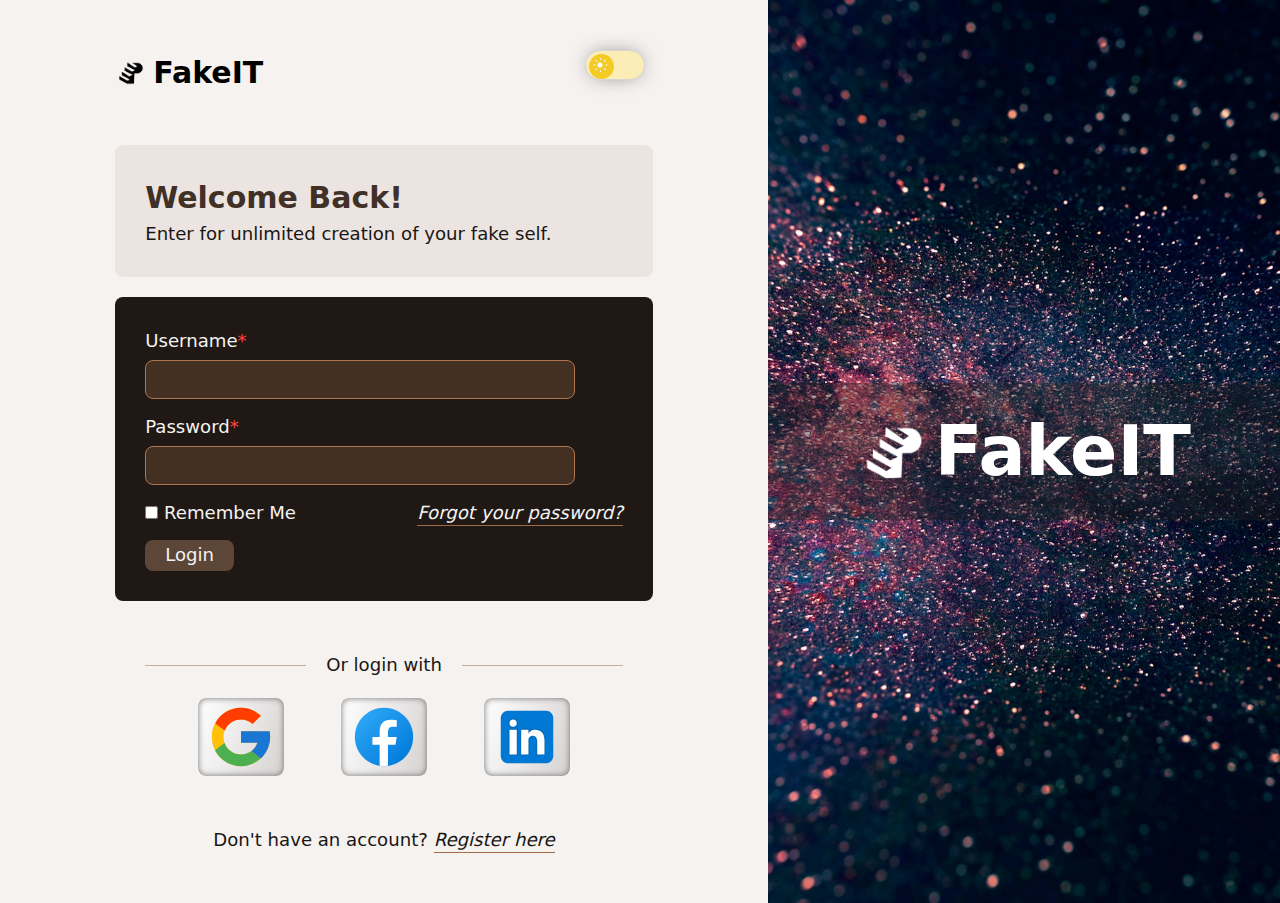
<file: index.html>
<!DOCTYPE html>
<html lang="en" class="light">

<head>
    <meta charset="UTF-8">
    <meta name="viewport" content="width=device-width, initial-scale=1.0">
    <link rel="stylesheet" href="./css/modern-normalize.css">
    <link rel="stylesheet" href="./css/custom-reset.css">
    <link rel="stylesheet" href="./css/var.css">
    <link rel="stylesheet" href="./css/universal.css">
    <link rel="stylesheet" href="./css/brightness-toggle.css">
    <link rel="stylesheet" href="./css/login-page.css">
    <title>Login Page</title> 
</head>

<body>
    <div id="login-background" class="background">
        <div class="tag">
            <img class="brand-img" src="./images/logos/logo-white.png" alt="Black Logo" >
            <div class="brand-title">FakeIT</div>
        </div>
    </div>
    <div id="login-ui" class="body-content">
        <header id="nav-header" class="section-block">
            <div class="logo">
                <div class="img-container">
                    <img src="./images/logos/logo-black.png" class="black-logo" alt="Black Logo">
                    <img src="./images/logos/logo-white.png" class="white-logo" alt="White Logo">
                </div>
                
                <div class="brand-title">FakeIT</div>
            </div>
            
            <div class="theme__toggle-wrap">
                <input id="dark-light-toggle" class="theme__toggle" type="checkbox" role="switch" name="darkOrLight">
                
                <span class="theme__icon">
                    <span class="theme__icon-part"></span>
                    <span class="theme__icon-part"></span>
                    <span class="theme__icon-part"></span>
                    <span class="theme__icon-part"></span>
                    <span class="theme__icon-part"></span>
                    <span class="theme__icon-part"></span>
                    <span class="theme__icon-part"></span>
                    <span class="theme__icon-part"></span>
                    <span class="theme__icon-part"></span>
                </span>
            </div>
        </header>

        <section id="hero" class="section-block">
            <h1>Welcome Back!</h1>
            <p>Enter for unlimited creation of your fake self.</p>
        </section>
        
        <form id="login-form" action="./login-successful.html" method="get" class="section-block">
            <div class="form-row">
                <label for="username" class="input-text-label">Username<span class="aria-required">*</span></label>
                <input type="text" name="username" id="username" required>
            </div>

            <div class="form-row">
                <label for="pwd" class="input-text-label">Password<span class="aria-required">*</span></label>
                <input type="password" name="pwd" id="pwd" required>
            </div>

            <div class="form-row columnar">
                <div class="left-col">
                    <input type="checkbox" name="remember-me" id="remember-me">
                    <label for="remember-me">Remember Me</label>
                </div>
                
                <div class="right-col right-align">
                    <a href="./forgot-password.html" class="link">Forgot your password?</a>
                </div>
            </div>

            <div class="form-row button-submit">
                <button type="submit" class="primary-button">Login</button>
            </div>
        </form>

        <section id="alternative-login" class="section-block">
            <div class="section-row">
                <span class="long-straight"></span> 
                <span id="alternative-login-text">Or login with</span>
            </div>

            <form method="get" action="./oauth2.html" id="social-login" class="section-row">
                <button type="submit" id="login-google" class="social-button">
                    <img src="./images/social/google-logo.svg" alt="Google">
                </button>
                <button type="submit" id="login-facebook" class="social-button">
                    <img src="./images/social/facebook-logo.svg" alt="Google">
                </button>
                <button type="submit" id="login-linkedin" class="social-button">
                    <img src="./images/social/linkedin-logo.svg" alt="Google">
                </button>
            </form>
        </section>

        <section id="sign-up" class="section-block">
            <p>Don't have an account? <a href="./signup.html" class="link">Register here</a></p>
        </section>
    </div>

    <script src="./js/toggle-brightness.js"></script>
</body>

</html>
</file>
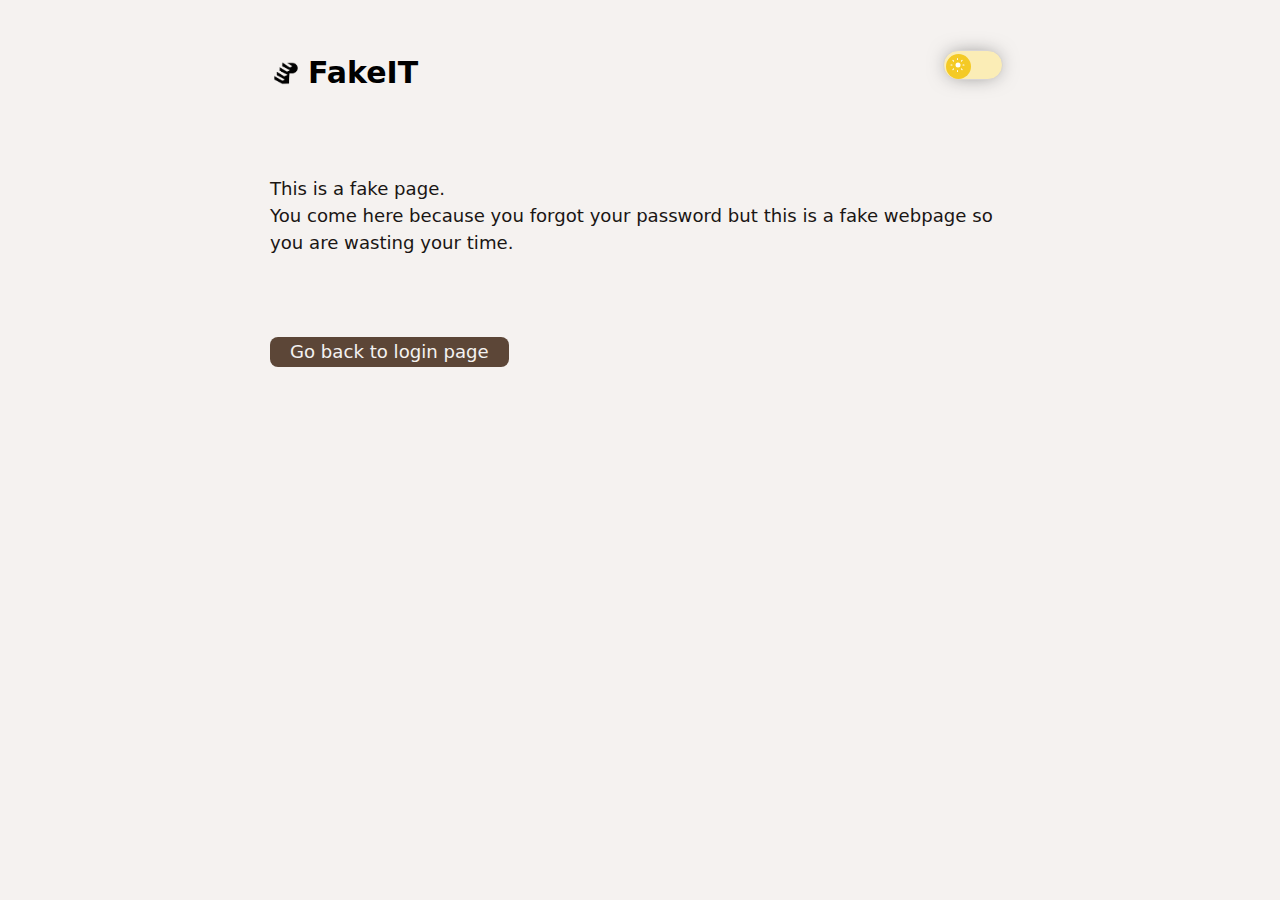
<file: forgot-password.html>
<!DOCTYPE html>
<html lang="en" class="light">
<head>
    <meta charset="UTF-8">
    <meta name="viewport" content="width=device-width, initial-scale=1.0">
    <link rel="stylesheet" href="./css/modern-normalize.css">
    <link rel="stylesheet" href="./css/custom-reset.css">
    <link rel="stylesheet" href="./css/var.css">
    <link rel="stylesheet" href="./css/universal.css">
    <link rel="stylesheet" href="./css/brightness-toggle.css">
    <title>Successful Login</title>
</head>
<body>
    <div class="body-content">
        <header id="nav-header" class="section-block">
            <div class="logo">
                <div class="img-container">
                    <img src="./images/logos/logo-black.png" class="black-logo" alt="Black Logo">
                    <img src="./images/logos/logo-white.png" class="white-logo" alt="White Logo">
                </div>
                
                <div class="brand-title">FakeIT</div>
            </div>
            
            <div class="theme__toggle-wrap">
                <input id="dark-light-toggle" class="theme__toggle" type="checkbox" role="switch" name="darkOrLight">
                
                <span class="theme__icon">
                    <span class="theme__icon-part"></span>
                    <span class="theme__icon-part"></span>
                    <span class="theme__icon-part"></span>
                    <span class="theme__icon-part"></span>
                    <span class="theme__icon-part"></span>
                    <span class="theme__icon-part"></span>
                    <span class="theme__icon-part"></span>
                    <span class="theme__icon-part"></span>
                    <span class="theme__icon-part"></span>
                </span>
            </div>
        </header>

        <section class="section-block">
            <p>This is a fake page.</p>
            <p>You come here because you forgot your password but this is a fake webpage so you are wasting your time.</p>
        </section>
        

        <form action="./index.html" method="get" class="section-block">
            <button type="submit" class="primary-button">Go back to login page</button>
        </form>
    </div>
    
    <script src="./js/toggle-brightness.js"></script>
</body>
</html>
</file>
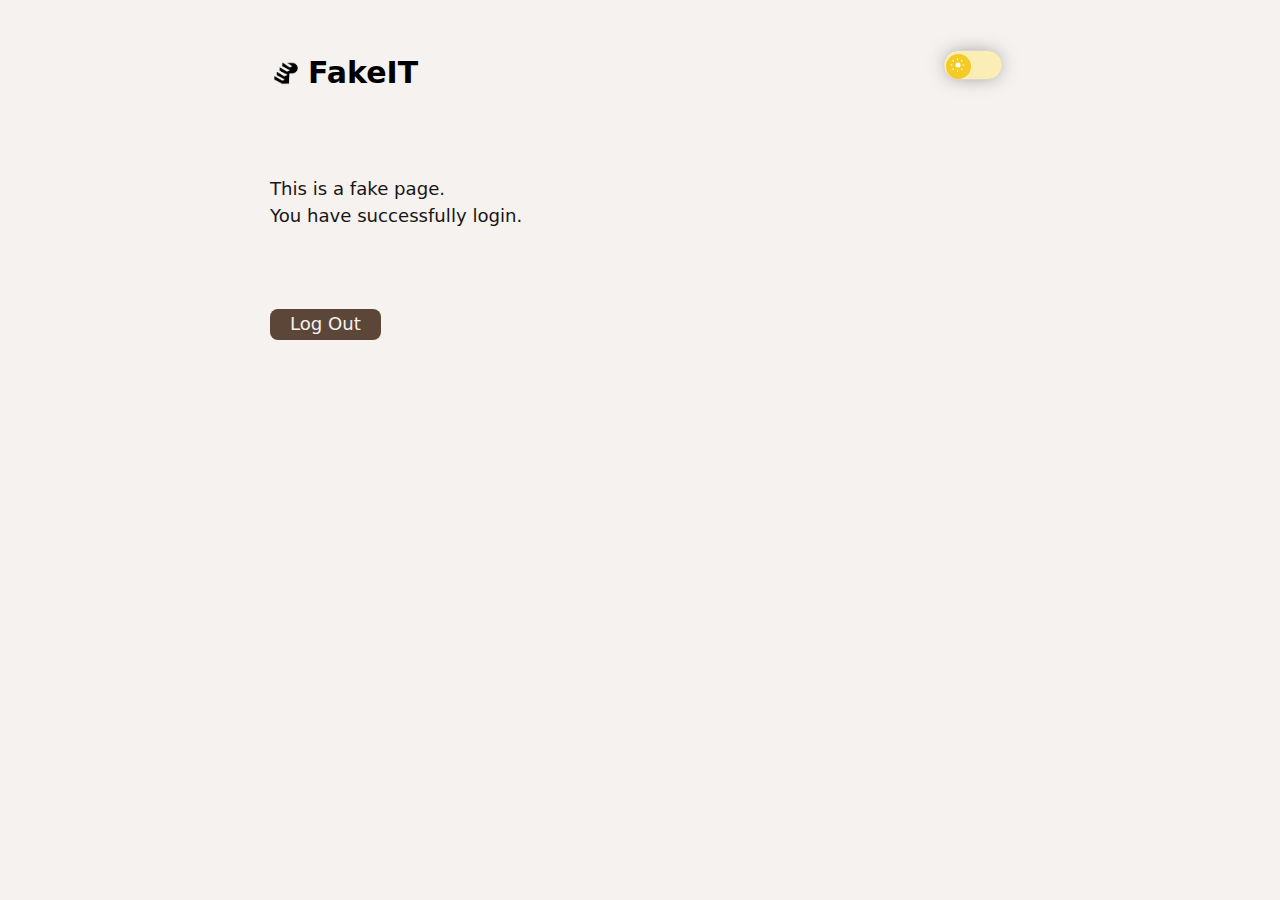
<file: login-successful.html>
<!DOCTYPE html>
<html lang="en" class="light">
<head>
    <meta charset="UTF-8">
    <meta name="viewport" content="width=device-width, initial-scale=1.0">
    <link rel="stylesheet" href="./css/modern-normalize.css">
    <link rel="stylesheet" href="./css/custom-reset.css">
    <link rel="stylesheet" href="./css/var.css">
    <link rel="stylesheet" href="./css/universal.css">
    <link rel="stylesheet" href="./css/brightness-toggle.css">
    <title>Successful Login</title>
</head>
<body>
    <div class="body-content">
        <header id="nav-header" class="section-block">
            <div class="logo">
                <div class="img-container">
                    <img src="./images/logos/logo-black.png" class="black-logo" alt="Black Logo">
                    <img src="./images/logos/logo-white.png" class="white-logo" alt="White Logo">
                </div>
                
                <div class="brand-title">FakeIT</div>
            </div>
            
            <div class="theme__toggle-wrap">
                <input id="dark-light-toggle" class="theme__toggle" type="checkbox" role="switch" name="darkOrLight">
                
                <span class="theme__icon">
                    <span class="theme__icon-part"></span>
                    <span class="theme__icon-part"></span>
                    <span class="theme__icon-part"></span>
                    <span class="theme__icon-part"></span>
                    <span class="theme__icon-part"></span>
                    <span class="theme__icon-part"></span>
                    <span class="theme__icon-part"></span>
                    <span class="theme__icon-part"></span>
                    <span class="theme__icon-part"></span>
                </span>
            </div>
        </header>

        <section class="section-block">
            <p>This is a fake page.</p>
            <p>You have successfully login.</p>
        </section>
        

        <form action="./index.html" method="get" class="section-block">
            <button type="submit" class="primary-button">Log Out</button>
        </form>
    </div>
    
    <script src="./js/toggle-brightness.js"></script>
</body>
</html>
</file>
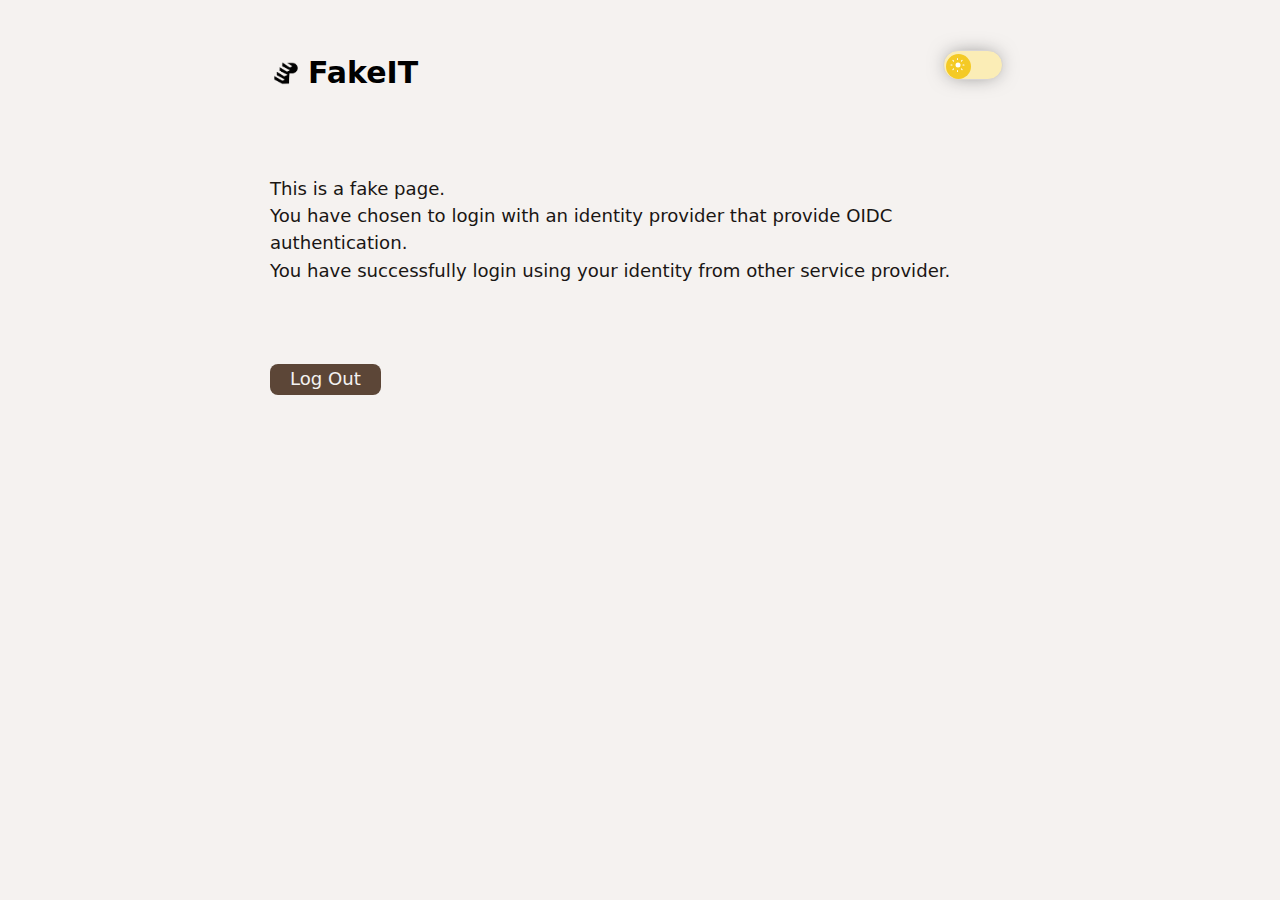
<file: oauth2.html>
<!DOCTYPE html>
<html lang="en" class="light">
<head>
    <meta charset="UTF-8">
    <meta name="viewport" content="width=device-width, initial-scale=1.0">
    <link rel="stylesheet" href="./css/modern-normalize.css">
    <link rel="stylesheet" href="./css/custom-reset.css">
    <link rel="stylesheet" href="./css/var.css">
    <link rel="stylesheet" href="./css/universal.css">
    <link rel="stylesheet" href="./css/brightness-toggle.css">
    <title>Successful Login</title>
</head>
<body>
    <div class="body-content">
        <header id="nav-header" class="section-block">
            <div class="logo">
                <div class="img-container">
                    <img src="./images/logos/logo-black.png" class="black-logo" alt="Black Logo">
                    <img src="./images/logos/logo-white.png" class="white-logo" alt="White Logo">
                </div>
                
                <div class="brand-title">FakeIT</div>
            </div>
            
            <div class="theme__toggle-wrap">
                <input id="dark-light-toggle" class="theme__toggle" type="checkbox" role="switch" name="darkOrLight">
                
                <span class="theme__icon">
                    <span class="theme__icon-part"></span>
                    <span class="theme__icon-part"></span>
                    <span class="theme__icon-part"></span>
                    <span class="theme__icon-part"></span>
                    <span class="theme__icon-part"></span>
                    <span class="theme__icon-part"></span>
                    <span class="theme__icon-part"></span>
                    <span class="theme__icon-part"></span>
                    <span class="theme__icon-part"></span>
                </span>
            </div>
        </header>

        <section class="section-block">
            <p>This is a fake page.</p>
            <p>You have chosen to login with an identity provider that provide OIDC authentication.</p>
            <p>You have successfully login using your identity from other service provider.</p>
        </section>
        

        <form action="./index.html" method="get" class="section-block">
            <button type="submit" class="primary-button">Log Out</button>
        </form>
    </div>
    
    <script src="./js/toggle-brightness.js"></script>
</body>
</html>
</file>
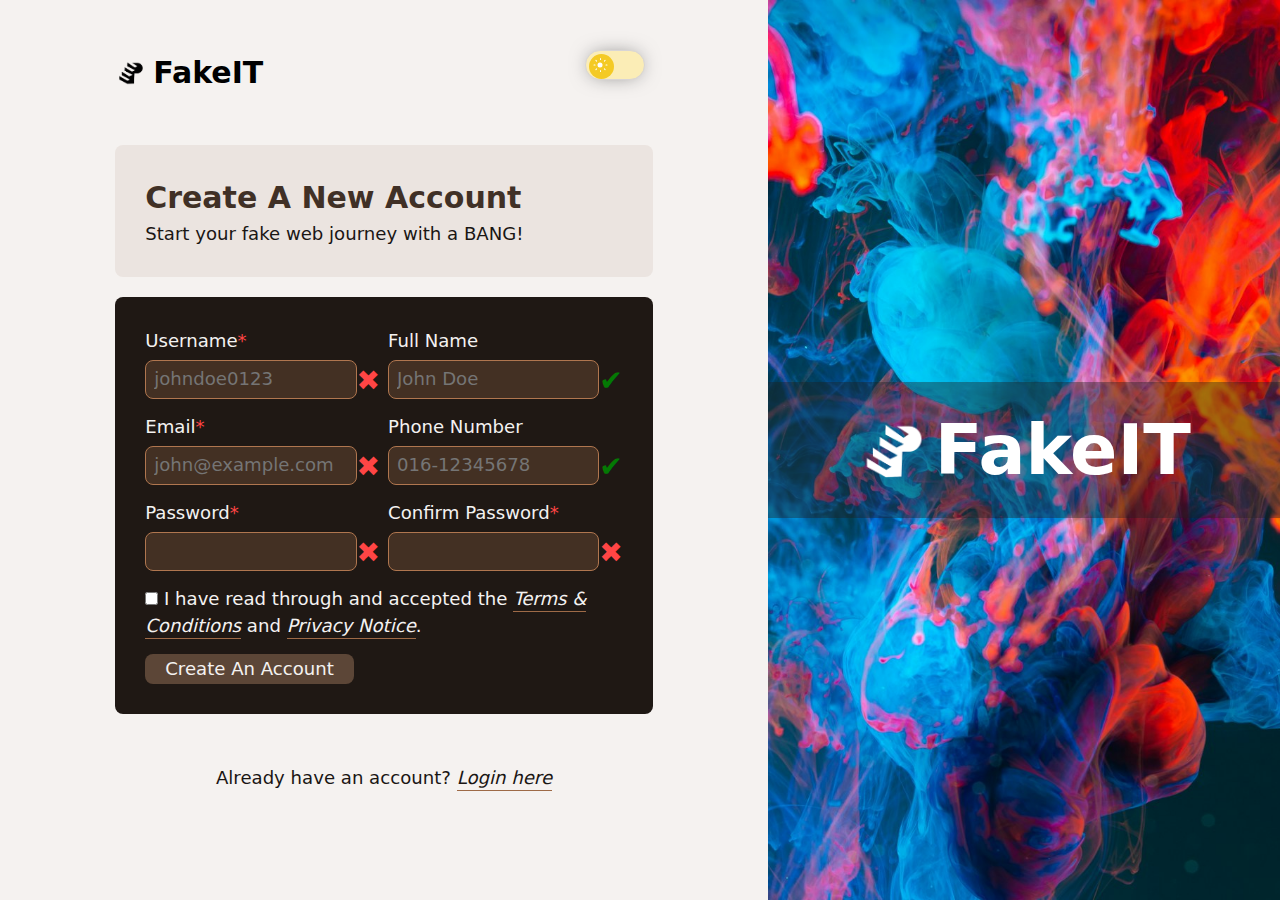
<file: signup.html>
<!DOCTYPE html>
<html lang="en" class="light">

<head>
    <meta charset="UTF-8">
    <meta name="viewport" content="width=device-width, initial-scale=1.0">
    <link rel="stylesheet" href="./css/modern-normalize.css">
    <link rel="stylesheet" href="./css/custom-reset.css">
    <link rel="stylesheet" href="./css/var.css">
    <link rel="stylesheet" href="./css/universal.css">
    <link rel="stylesheet" href="./css/brightness-toggle.css">
    <link rel="stylesheet" href="./css/signup-page.css">
    <title>Sign Up Page</title>
</head>

<body>
    <div id="signup-background" class="background">
        <div class="tag">
            <img class="brand-img" src="./images/logos/logo-white.png" alt="Black Logo">
            <div class="brand-title">FakeIT</div>
        </div>
    </div>
    <div id="login-ui" class="body-content">
        <header id="nav-header" class="section-block">
            <div class="logo">
                <div class="img-container">
                    <img src="./images/logos/logo-black.png" class="black-logo" alt="Black Logo">
                    <img src="./images/logos/logo-white.png" class="white-logo" alt="White Logo">
                </div>

                <div class="brand-title">FakeIT</div>
            </div>

            <div class="theme__toggle-wrap">
                <input id="dark-light-toggle" class="theme__toggle" type="checkbox" role="switch" name="darkOrLight">
                
                <span class="theme__icon">
                    <span class="theme__icon-part"></span>
                    <span class="theme__icon-part"></span>
                    <span class="theme__icon-part"></span>
                    <span class="theme__icon-part"></span>
                    <span class="theme__icon-part"></span>
                    <span class="theme__icon-part"></span>
                    <span class="theme__icon-part"></span>
                    <span class="theme__icon-part"></span>
                    <span class="theme__icon-part"></span>
                </span>
            </div>
        </header>

        <section id="hero" class="section-block">
            <h1>Create A New Account</h1>
            <p>Start your fake web journey with a BANG!</p>
        </section>

        <form id="signup-form" action="./index.html" method="get" class="section-block">
            <div class="form-row columnar">
                <div class="left-col">
                    <label for="username" class="input-text-label">Username<span class="aria-required">*</span></label>
                    <input type="text" name="username" id="username" required placeholder="johndoe0123" minlength="1"
                        maxlength="32">
                    <span class="invalid symbol">&#x2716;</span>
                    <span class="valid symbol">&#x2714;</span>
                </div>

                <div class="right-col">
                    <label for="full-name" class="input-text-label">Full Name</label>
                    <input type="text" name="full-name" id="full-name" placeholder="John Doe">
                    <span class="invalid symbol">&#x2716;</span>
                    <span class="valid symbol">&#x2714;</span>
                </div>
            </div>

            <div class="form-row columnar">
                <div class="left-col">
                    <label for="email" class="input-text-label">Email<span class="aria-required">*</span></label>
                    <input type="email" name="email" id="email" required placeholder="john@example.com">
                    <span class="invalid symbol">&#x2716;</span>
                    <span class="valid symbol">&#x2714;</span>
                </div>

                <div class="right-col">
                    <label for="phone" class="input-text-label">Phone Number</label>
                    <input type="tel" name="phone" id="phone" pattern="^0[0-9]{1,2}-?[0-9]{7,8}$"
                        placeholder="016-12345678">
                    <span class="invalid symbol">&#x2716;</span>
                    <span class="valid symbol">&#x2714;</span>
                </div>
            </div>

            <div class="form-row columnar">
                <div class="left-col">
                    <label for="pwd" class="input-text-label">Password<span class="aria-required">*</span></label>
                    <input type="password" name="pwd" id="pwd" minlength="8" maxlength="32"
                        pattern="^(?=.*[a-z])(?=.*[A-Z])(?=.*\d)(?=.*[^\w\s])\S{8,32}$" required>
                    <span class="invalid symbol">&#x2716;</span>
                    <span class="valid symbol">&#x2714;</span>
                    <div class="password-req">
                        <div class="symbol-box">
                            <span class="invalid symbol-small">&#x2716;</span>
                            <span class="valid symbol-small">&#x2714;</span>
                        </div>
                        <div class="text">At least one LOWERCASE letter</div>
                    </div>

                    <div class="password-req">
                        <div class="symbol-box">
                            <span class="invalid symbol-small">&#x2716;</span>
                            <span class="valid symbol-small">&#x2714;</span>
                        </div>
                        <div class="text">At least one UPPERCASE letter</div>
                    </div>

                    <div class="password-req">
                        <div class="symbol-box">
                            <span class="invalid symbol-small">&#x2716;</span>
                            <span class="valid symbol-small">&#x2714;</span>
                        </div>
                        <div class="text">At least one NUMBER</div>
                    </div>

                    <div class="password-req">
                        <div class="symbol-box">
                            <span class="invalid symbol-small">&#x2716;</span>
                            <span class="valid symbol-small">&#x2714;</span>
                        </div>
                        <div class="text">At least one SYMBOL</div>
                    </div>

                    <div class="password-req">
                        <div class="symbol-box">
                            <span class="invalid symbol-small">&#x2716;</span>
                            <span class="valid symbol-small">&#x2714;</span>
                        </div>
                        <div class="text">8 to 32 characters</div>
                    </div>
                </div>

                <div class="right-col">
                    <label for="confirm-pwd" class="input-text-label">Confirm Password<span
                            class="aria-required">*</span></label>
                    <input type="password" name="confirm-pwd" id="confirm-pwd" required>
                    <span class="invalid symbol">&#x2716;</span>
                    <span class="valid symbol">&#x2714;</span>
                </div>
            </div>

            <div class="form-row">
                <input type="checkbox" name="accept-tnc" id="accept-tnc" required>
                <label for="accept-tnc">I have read through and accepted the <a href="./waste-time.html" target="_blank"
                        rel="noopener noreferrer" class="link">Terms & Conditions</a> and <a href="./waste-time.html" target="_blank"
                        rel="noopener noreferrer" class="link">Privacy Notice</a>.</label>
            </div>
            <div class="form-row button-submit">
                <button type="submit" class="primary-button">Create An Account</button>
            </div>
        </form>

        <section id="login" class="section-block">
            <p>Already have an account? <a href="./index.html" class="link">Login here</a></p>
        </section>
    </div>

    <script src="./js/toggle-brightness.js"></script>
    <script src="./js/validate.js"></script> 
</body>

</html>
</file>
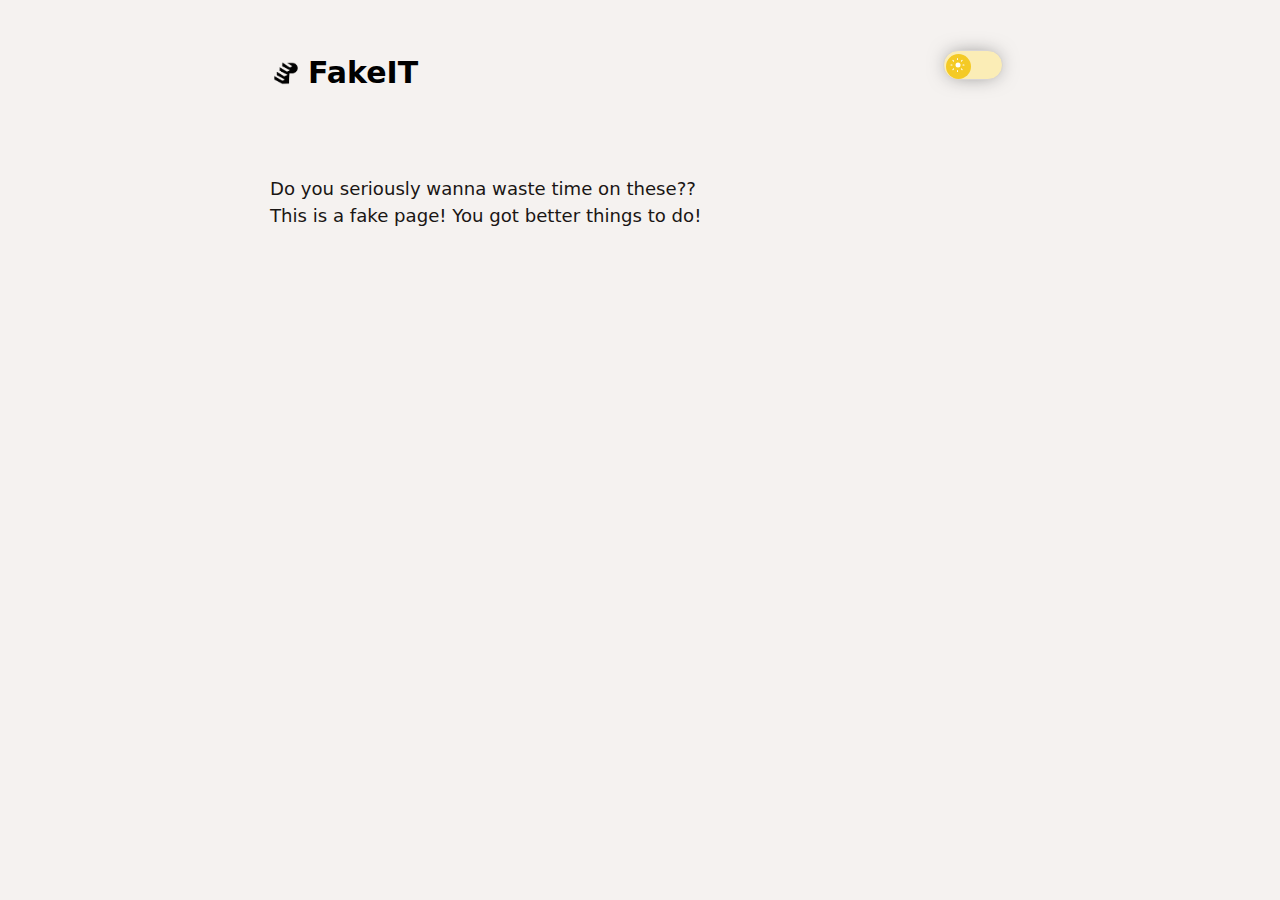
<file: waste-time.html>
<!DOCTYPE html>
<html lang="en" class="light">
<head>
    <meta charset="UTF-8">
    <meta name="viewport" content="width=device-width, initial-scale=1.0">
    <link rel="stylesheet" href="./css/modern-normalize.css">
    <link rel="stylesheet" href="./css/custom-reset.css">
    <link rel="stylesheet" href="./css/var.css">
    <link rel="stylesheet" href="./css/brightness-toggle.css">
    <link rel="stylesheet" href="./css/universal.css">
    <title>Successful Login</title>
</head>
<body>
    <div class="body-content">
        <header id="nav-header" class="section-block">
            <div class="logo">
                <div class="img-container">
                    <img src="./images/logos/logo-black.png" class="black-logo" alt="Black Logo">
                    <img src="./images/logos/logo-white.png" class="white-logo" alt="White Logo">
                </div>
                
                <div class="brand-title">FakeIT</div>
            </div>
            
            <div class="theme__toggle-wrap">
                <input id="dark-light-toggle" class="theme__toggle" type="checkbox" role="switch" name="darkOrLight">
                
                <span class="theme__icon">
                    <span class="theme__icon-part"></span>
                    <span class="theme__icon-part"></span>
                    <span class="theme__icon-part"></span>
                    <span class="theme__icon-part"></span>
                    <span class="theme__icon-part"></span>
                    <span class="theme__icon-part"></span>
                    <span class="theme__icon-part"></span>
                    <span class="theme__icon-part"></span>
                    <span class="theme__icon-part"></span>
                </span>
            </div>
        </header>

        <section class="section-block">
            <p>Do you seriously wanna waste time on these??</p>
            <p>This is a fake page! You got better things to do!</p>
        </section>
    </div>
    
    <script src="./js/toggle-brightness.js"></script>
</body>
</html>
</file>
<file: css/var.css>
/** Universal CSS **/

:root {
    /** Variables **/

    /** Color **/
    --bg-overlay: rgba(29, 29, 29, 0.4);
    --bg-logo-title-color: white;
    --alert-red: rgb(255, 69, 69);
    --emerald-green: rgb(4, 121, 4);
    --alert-red-lighter: rgb(255, 69, 69, 0.3);
    --emerald-green-lighter: rgb(4, 121, 4, 0.3);

    /** Dimension **/
    --standard-elements-gap: 8px;
    --bg-mobile-height: 15vh;
    --bg-desktop-height: 100vh;

    /** Spacer **/  
    --standard-section-mobile-padding: 1.6rem;
    --standard-section-mobile-margin: 0 0 1.4rem 0;
    --standard-section-desktop-margin: 2rem auto; 
    --standard-section-desktop-padding: 3rem;
    --standard-border-radius: 8px;
    --standard-input-text-padding: 0.8rem;

    /** Shadow **/
    --shadow-depth-simulation: inset 0 0 6px rgb(110, 110, 110);

    /** Font Size **/
    --standard-font-size: clamp(1.6rem, calc(0.4vw + 1.3rem), 2.0rem); 
    --heading-font-size: clamp(2.1rem, calc(1.5vw + 1.6rem), 3.0rem);
    --bg-title-size: clamp(3rem, calc(3.5vw + 2.5rem), 7rem);
    --social-img-button-size: clamp(3rem, calc(3.5vw + 2.5rem), 7rem);

    --standard-font-weight: normal;
    --heading-font-weight: bold;
    --bg-title-font-weight: bolder;
}

:root.light {
    --logo-title-color: black;

    --text: rgb(26, 22, 20);
    --background: rgb(245, 242, 240);
    --primary: rgb(92, 70, 55);
    --secondary: rgb(201, 172, 151);
    --accent: rgb(158, 106, 71);

    --text-50: rgb(244, 242, 241);
    --text-100: rgb(233, 228, 226);
    --text-200: rgb(211, 202, 197);
    --text-300: rgb(188, 175, 169);
    --text-400: rgb(166, 149, 140);
    --text-500: rgb(144, 122, 111);
    --text-600: rgb(115, 98, 89);
    --text-700: rgb(86, 73, 67);
    --text-800: rgb(58, 49, 44);
    --text-900: rgb(29, 24, 22);
    --text-950: rgb(14, 12, 11);

    --background-50: rgb(245, 242, 240);
    --background-100: rgb(235, 228, 224);
    --background-200: rgb(214, 202, 194);
    --background-300: rgb(194, 175, 163);
    --background-400: rgb(173, 149, 133);
    --background-500: rgb(153, 122, 102);
    --background-600: rgb(122, 98, 82);
    --background-700: rgb(92, 73, 61);
    --background-800: rgb(61, 49, 41);
    --background-900: rgb(31, 24, 20);
    --background-950: rgb(15, 12, 10);

    --primary-50: rgb(245, 242, 239);
    --primary-100: rgb(236, 228, 223);
    --primary-200: rgb(217, 201, 191);
    --primary-300: rgb(198, 175, 159);
    --primary-400: rgb(179, 148, 128);
    --primary-500: rgb(159, 121, 96);
    --primary-600: rgb(128, 97, 77);
    --primary-700: rgb(96, 73, 57);
    --primary-800: rgb(64, 48, 38);
    --primary-900: rgb(32, 24, 19);
    --primary-950: rgb(16, 12, 10);

    --secondary-50: rgb(246, 242, 238);
    --secondary-100: rgb(238, 228, 221);
    --secondary-200: rgb(220, 201, 188);
    --secondary-300: rgb(203, 174, 154);
    --secondary-400: rgb(186, 148, 120);
    --secondary-500: rgb(168, 121, 87);
    --secondary-600: rgb(135, 97, 69);
    --secondary-700: rgb(101, 72, 52);
    --secondary-800: rgb(67, 48, 35);
    --secondary-900: rgb(34, 24, 17);
    --secondary-950: rgb(17, 12, 9);

    --accent-50: rgb(247, 241, 237);
    --accent-100: rgb(239, 228, 220);
    --accent-200: rgb(223, 200, 185);
    --accent-300: rgb(208, 173, 149);
    --accent-400: rgb(192, 145, 114);
    --accent-500: rgb(176, 118, 79);
    --accent-600: rgb(141, 94, 63);
    --accent-700: rgb(106, 71, 47);
    --accent-800: rgb(70, 47, 32);
    --accent-900: rgb(35, 24, 16);
    --accent-950: rgb(18, 12, 8);

    --linearPrimarySecondary: linear-gradient(120deg, rgb(92, 70, 55), rgb(201, 172, 151));
    --linearPrimaryAccent: linear-gradient(120deg, rgb(92, 70, 55), rgb(158, 106, 71));
    --linearSecondaryAccent: linear-gradient(120deg, rgb(201, 172, 151), rgb(158, 106, 71));
    --radialPrimarySecondary: radial-gradient(rgb(92, 70, 55), rgb(201, 172, 151));
    --radialPrimaryAccent: radial-gradient(rgb(92, 70, 55), rgb(158, 106, 71));
    --radialSecondaryAccent: radial-gradient(rgb(201, 172, 151), rgb(158, 106, 71));
}

:root.dark {
    --logo-title-color: white;

    --text: rgb(235, 231, 229);
    --background: rgb(15, 12, 10);
    --primary: rgb(200, 177, 163);
    --secondary: rgb(104, 75, 54);
    --accent: rgb(184, 132, 97);

    --text-50: rgb(14, 12, 11);
    --text-100: rgb(29, 24, 22);
    --text-200: rgb(58, 49, 44);
    --text-300: rgb(86, 73, 67);
    --text-400: rgb(115, 98, 89);
    --text-500: rgb(144, 122, 111);
    --text-600: rgb(166, 149, 140);
    --text-700: rgb(188, 175, 169);
    --text-800: rgb(211, 202, 197);
    --text-900: rgb(233, 228, 226);
    --text-950: rgb(244, 242, 241);

    --background-50: rgb(15, 12, 10);
    --background-100: rgb(31, 24, 20);
    --background-200: rgb(61, 49, 41);
    --background-300: rgb(92, 73, 61);
    --background-400: rgb(122, 98, 82);
    --background-500: rgb(153, 122, 102);
    --background-600: rgb(173, 149, 133);
    --background-700: rgb(194, 175, 163);
    --background-800: rgb(214, 202, 194);
    --background-900: rgb(235, 228, 224);
    --background-950: rgb(245, 242, 240);

    --primary-50: rgb(16, 12, 10);
    --primary-100: rgb(32, 24, 19);
    --primary-200: rgb(64, 48, 38);
    --primary-300: rgb(96, 72, 57);
    --primary-400: rgb(128, 96, 77);
    --primary-500: rgb(159, 120, 96);
    --primary-600: rgb(179, 147, 128);
    --primary-700: rgb(198, 174, 159);
    --primary-800: rgb(217, 201, 191);
    --primary-900: rgb(236, 228, 223);
    --primary-950: rgb(245, 242, 239);

    --secondary-50: rgb(17, 12, 9);
    --secondary-100: rgb(34, 24, 17);
    --secondary-200: rgb(67, 48, 35);
    --secondary-300: rgb(101, 72, 52);
    --secondary-400: rgb(135, 97, 69);
    --secondary-500: rgb(168, 121, 87);
    --secondary-600: rgb(186, 148, 120);
    --secondary-700: rgb(203, 174, 154);
    --secondary-800: rgb(220, 201, 188);
    --secondary-900: rgb(238, 228, 221);
    --secondary-950: rgb(246, 242, 238);

    --accent-50: rgb(18, 12, 8);
    --accent-100: rgb(35, 24, 16);
    --accent-200: rgb(70, 47, 32);
    --accent-300: rgb(106, 71, 47);
    --accent-400: rgb(141, 94, 63);
    --accent-500: rgb(176, 118, 79);
    --accent-600: rgb(192, 145, 114);
    --accent-700: rgb(208, 173, 149);
    --accent-800: rgb(223, 200, 185);
    --accent-900: rgb(239, 228, 220);
    --accent-950: rgb(247, 241, 237);

    --linearPrimarySecondary: linear-gradient(rgb(200, 177, 163), rgb(104, 75, 54));
    --linearPrimaryAccent: linear-gradient(rgb(200, 177, 163), rgb(184, 132, 97));
    --linearSecondaryAccent: linear-gradient(rgb(104, 75, 54), rgb(184, 132, 97));
    --radialPrimarySecondary: radial-gradient(rgb(200, 177, 163), rgb(104, 75, 54));
    --radialPrimaryAccent: radial-gradient(rgb(200, 177, 163), rgb(184, 132, 97));
    --radialSecondaryAccent: radial-gradient(rgb(104, 75, 54), rgb(184, 132, 97));
}
</file>
<file: css/universal.css>
:root {
    & body {
        background-color: var(--background);
        color: var(--text);
    }
}

body {
    font-size: var(--standard-font-size);
    font-weight: var(--standard-font-weight);
    display: flex;
    flex-direction: column;
}

.section-block {
    margin: var(--standard-section-mobile-margin);
    padding: var(--standard-section-mobile-padding);
    border-radius: var(--standard-border-radius);
}



.aria-required,
.invalid {
    color: var(--alert-red);
}

.valid {
    color: var(--emerald-green)
}

.symbol {
    font-size: calc(var(--standard-font-size) + 1rem);
}

.section-row {
    position: relative;
    margin-bottom: 2rem;
}

.columnar {
    display: flex;
    flex-direction: column;
    gap: var(--standard-elements-gap);
}

.link {
    background-position-y: -0%;
    background-image: linear-gradient(180deg, transparent 50%, var(--accent) 50%) !important;
    transition: all 0.1s ease;
    background-size: auto 190%;
    padding: 3px 0;
    font-style: italic;
}

.link:hover {
    background-position-y: 5%;
}

.link:visited {
    color: var(--text-600);
}

.primary-button {
    padding: 0.5rem 2rem;
    background-color: var(--primary);
    color: var(--text-50);
    border-radius: var(--standard-border-radius);
    transition: all ease 200ms;
    border: none;
    cursor: pointer;
}

.primary-button:hover {
    transform: translate(0,-3px);
    background-color: var(--primary-600);
    box-shadow: 0 0 22px -12px var(--primary-300);
}

.primary-button:active {
    transform: translate(0,-3px);
    background-color: var(--primary-300);
    color: var(--text-800);
    box-shadow: 0 0 22px -12px var(--primary-300);
}

.social-button {
    padding: 0.5rem 2rem;
    background-color: var(--secondary);
    color: var(--text-50);
    border-radius: var(--standard-border-radius);
    transition: all ease 200ms;
    border: none;
    cursor: pointer;
}

.long-straight {
    border-top: 1px solid var(--secondary);
    width: 100%;
    height: var(--standard-font-size);
    display: inline-block;
}

.form-row {
    position: relative;
    margin: var(--standard-section-mobile-margin);

    & input[type="text"],
    & input[type="password"],
    & input[type="email"],
    & input[type="tel"] {
        background: var(--secondary-800);
        border: 1px solid var(--accent-500);
        border-radius: var(--standard-border-radius);
        color: var(--text-50);
        padding: var(--standard-input-text-padding);
        box-shadow: none;
        outline: none;
        width: 90%;
    }

    & .input-text-label {
        display: block;
        margin-bottom: 0.6rem;
    }

    & input[type="text"]:hover,
    & input[type="password"]:hover,
    & input[type="email"]:hover,
    & input[type="tel"]:hover {
        box-shadow: inset 0 0 3px var(--accent-500);
    }

    & input[type="text"]:focus,
    & input[type="password"]:focus,
    & input[type="email"]:focus,
    & input[type="tel"]:focus {
        
        border: 2px solid var(--accent-300);
        box-shadow: 0 0 3px var(--accent-500);
    }

    & input[type="text"]:invalid,
    & input[type="password"]:invalid,
    & input[type="email"]:invalid,
    & input[type="tel"]:invalid {

        ~ .invalid {
            visibility: visible;
        }

        ~ .valid {
            visibility: hidden;
        }
    }

    & input[type="text"]:valid,
    & input[type="password"]:valid,
    & input[type="email"]:valid,
    & input[type="tel"]:valid {

        ~ .invalid {
            visibility: hidden;
        }

        ~ .valid {
            visibility: visible;
        }
    }

    .symbol {
        position: absolute;
    }
}

.form-row:last-child {
    margin: 0;
}

.background {
    background-repeat: no-repeat;
    background-size: cover;
    background-position: center;
    background-color: var(--background);
    min-height: var(--bg-mobile-height);
    width: 100%;

    display: flex;
    align-items: center;

    & .tag {
        background-color: var(--bg-overlay);
        width: 100%;
        padding: 1.6rem 0;

        display: flex;
        justify-content: center;
        align-items: center;
        gap: var(--standard-elements-gap);

        & .brand-title {
            font-size: var(--bg-title-size);
            font-weight: var(--bg-title-font-weight);
            color: var(--bg-logo-title-color)
        }

        & .brand-img {
            width: var(--bg-title-size);
        }
    }
}

.body-content {
    margin: 1.6rem auto;
    width: min(90%, 60rem);

    & header {
        display: flex;
        justify-content: space-between;

        & .logo {
            display: flex;
            align-items: center;
            gap: var(--standard-elements-gap);

            & .img-container {
                position: relative;
                width: var(--heading-font-size);
                height: var(--heading-font-size);

                & img {
                    position: absolute;
                    top: 50%;
                    transform: translateY(-50%);
                }

                .white-logo {
                    visibility: hidden;
                }

            }

            & .brand-title {
                font-size: var(--heading-font-size);
                font-weight: var(--heading-font-weight);
                color: var(--logo-title-color)
            }
        }
    }
}

@media only screen and (min-width: 70rem) {
    body {
        flex-direction: row;
    }

    .background {
        order: 2;
        min-height: var(--bg-desktop-height); 
        width:  clamp(30rem, 40%, 70rem);
    }

    .body-content {
        margin: 0;
        /* width: clamp(50rem, 90%, 100rem); */
        flex: 1;
    }

    .section-block {
        width: min(70%, 80rem);   
        margin: var(--standard-section-desktop-margin);
        padding: var(--standard-section-desktop-padding); 
    }

    .columnar {
        flex-direction: row;
        justify-content: space-between;

        & .right-align {
            text-align: right;
        }
    }
}
</file>
<file: css/brightness-toggle.css>
:root {
	--hue: 223;
	--bg: hsl(var(--hue),10%,100%);
	--fg: hsl(var(--hue),10%,0%);
	--primary: hsl(var(--hue),90%,55%);
	--primaryT: hsla(var(--hue),90%,55%,0);
	--transDur: 0.3s;
}

/* Default */

.theme__icon {
	transition: transform var(--transDur) ease-in-out;
}
.theme__toggle {
    box-shadow: 0 0 20px -5px rgb(119, 119, 119) !important;
    border: 1px solid rgb(216, 213, 213);
}

.theme__icon,
.theme__toggle {
	z-index: 1;
}
.theme__icon,
.theme__icon-part {
	position: absolute;
}
.theme__icon {
	display: block;
	top: 0.75rem;
	left: 0.75rem;
	width: 1.5rem;
	height: 1.5rem;
}
.theme__icon-part {
	border-radius: 50%;
	box-shadow: 0.4rem -0.4rem 0 0.5rem hsl(0,0%,100%) inset;
	top: calc(50% - 0.5rem);
	left: calc(50% - 0.5rem);
	width: 1rem;
	height: 1rem;
	transition:
		box-shadow var(--transDur) ease-in-out,
		opacity var(--transDur) ease-in-out,
		transform var(--transDur) ease-in-out;
	transform: scale(0.5);
}
.theme__icon-part ~ .theme__icon-part {
	background-color: hsl(0,0%,100%);
	border-radius: 0.05rem;
	box-shadow: none;
	top: 50%;
	left: calc(50% - 0.05rem);
	transform: rotate(0deg) translateY(0.5rem);
	transform-origin: 50% 0;
	width: 0.1rem;
	height: 0.2rem;
}
.theme__icon-part:nth-child(3) {
	transform: rotate(45deg) translateY(0.5rem);
}
.theme__icon-part:nth-child(4) {
	transform: rotate(90deg) translateY(0.5rem);
}
.theme__icon-part:nth-child(5) {
	transform: rotate(135deg) translateY(0.5rem);
}
.theme__icon-part:nth-child(6) {
	transform: rotate(180deg) translateY(0.5rem);
}
.theme__icon-part:nth-child(7) {
	transform: rotate(225deg) translateY(0.5rem);
}
.theme__icon-part:nth-child(8) {
	transform: rotate(270deg) translateY(0.5rem);
}
.theme__icon-part:nth-child(9) {
	transform: rotate(315deg) translateY(0.5rem);
}
.theme__toggle,
.theme__toggle-wrap {
	position: relative;
}
.theme__toggle,
.theme__toggle:before {
	display: block;
}
.theme__toggle {
	background-color: hsl(48,90%,85%);
	border-radius: 25% / 50%;
	box-shadow: 0 0 0 0.125rem var(--primaryT);
	padding: 0.25rem;
	width: 6rem;
	height: 3rem;
	-webkit-appearance: none;
	appearance: none;
	transition:
		background-color var(--transDur) ease-in-out,
		box-shadow 0.15s ease-in-out,
		transform var(--transDur) ease-in-out;
}
.theme__toggle:before {
	background-color: hsl(48,90%,55%);
	border-radius: 50%;
	content: "";
	width: 2.5rem;
	height: 2.5rem;
	transition:
		background-color var(--transDur) ease-in-out,
		transform var(--transDur) ease-in-out;
}
.theme__toggle:focus {
	box-shadow: 0 0 0 0.125rem var(--primary);
	outline: transparent;
}

/* Checked */
.theme__toggle:checked {
	background-color: hsl(198,90%,15%);
}
.theme__toggle:checked:before,
.theme__toggle:checked ~ .theme__icon {
	transform: translateX(3rem);
}
.theme__toggle:checked:before {
	background-color: hsl(198,90%,55%);
}
.theme__toggle:checked ~ .theme__icon .theme__icon-part:nth-child(1) {
	box-shadow: 0.2rem -0.2rem 0 0.2rem hsl(0,0%,100%) inset;
	transform: scale(1);
}
.theme__toggle:checked ~ .theme__icon .theme__icon-part ~ .theme__icon-part {
	opacity: 0;
}
.theme__toggle:checked ~ .theme__icon .theme__icon-part:nth-child(2) {
	transform: rotate(45deg) translateY(0.8rem);
}
.theme__toggle:checked ~ .theme__icon .theme__icon-part:nth-child(3) {
	transform: rotate(90deg) translateY(0.8rem);
}
.theme__toggle:checked ~ .theme__icon .theme__icon-part:nth-child(4) {
	transform: rotate(135deg) translateY(0.8rem);
}
.theme__toggle:checked ~ .theme__icon .theme__icon-part:nth-child(5) {
	transform: rotate(180deg) translateY(0.8rem);
}
.theme__toggle:checked ~ .theme__icon .theme__icon-part:nth-child(6) {
	transform: rotate(225deg) translateY(0.8rem);
}
.theme__toggle:checked ~ .theme__icon .theme__icon-part:nth-child(7) {
	transform: rotate(270deg) translateY(0.8rem);
}
.theme__toggle:checked ~ .theme__icon .theme__icon-part:nth-child(8) {
	transform: rotate(315deg) translateY(0.8rem);
}
.theme__toggle:checked ~ .theme__icon .theme__icon-part:nth-child(9) {
	transform: rotate(360deg) translateY(0.8rem);
}
.theme__toggle-wrap {
	margin: 0 0.75rem;
}

@supports selector(:focus-visible) {
	.theme__toggle:focus {
		box-shadow: 0 0 0 0.125rem var(--primaryT);
	}
	.theme__toggle:focus-visible {
		box-shadow: 0 0 0 0.125rem var(--primary);
	}
}
</file>
<file: css/login-page.css>
/** Page Specific CSS **/
#login-background {
    background-image: url("../images/backgrounds/background3.jpg");
}

#nav-header {
    padding-left: 0;
    padding-right: 0;
}

#hero {
    background-color: var(--background-100);
    text-align: center;

    h1 {
        font-size: var(--heading-font-size);
        font-weight: var(--heading-font-weight);
        color: var(--primary-800);
    }
}

#login-form {
    background-color: var(--background-900);
    color: var(--text-50);
}

#alternative-login {
    padding-bottom: 0;
    & .section-row {
        text-align: center;
        & .long-straight {
            position: absolute;
            top: 50%;
            left: 0;
        }

        & #alternative-login-text {
            position: relative;
            background-color: var(--background);
            padding: 0 2rem;
        }
    }

    #social-login {
        display: flex;
        justify-content: space-evenly;
        gap: 0.4rem;

        & .social-button {
            background-image: linear-gradient(110deg, rgb(255, 255, 255), rgb(214, 210, 210));
            box-shadow: var(--shadow-depth-simulation);
            padding: 0.4rem 0.8rem;

            & img {
                width: var(--social-img-button-size);
            }
        }

        & .social-button:hover {
            transform: translate(0,-3px);
            box-shadow: var(--shadow-depth-simulation),
            0 0 20px -5px var(--secondary);
        }

        & .social-button:active {
            transform: translate(0,-3px);
            background-image: linear-gradient(110deg, rgb(231, 230, 230), rgb(163, 159, 159));   
        }
    }
}

#sign-up {
    p {
        text-align: center;
    }
}

@media only screen and (min-width: 70rem) {
    #hero {
        text-align: left;
    }
}
</file>
<file: css/signup-page.css>
/** Page Specific CSS **/
#signup-background {
    background-image: url("../images/backgrounds/background2.jpg");
}

#nav-header {
    padding-left: 0;
    padding-right: 0;
}

#hero {
    background-color: var(--background-100);
    text-align: center;

    h1 {
        font-size: var(--heading-font-size);
        font-weight: var(--heading-font-weight);
        color: var(--primary-800);
    }
}

#signup-form {
    background-color: var(--background-900);
    color: var(--text-50);

    & #pwd:focus,
    & #pwd:user-invalid {
        ~ .password-req {
            display: flex;
        }
    }

    & #pwd:valid {
        ~ .password-req {
            display: none;
        }
    }
} 

#login {
    p {
        text-align: center;
    }
}

.password-req {
    font-size: calc(var(--standard-font-size) - 0.7rem);
    width: 85%;
    margin: 0.2rem 0;
    padding: 0.2rem;
    border-radius: var(--standard-border-radius);
    background-color: var(--alert-red-lighter);
    display: none;

    .symbol-box {
        position: relative;
        width: 1.2rem;

        .symbol-small {
            position: absolute; 
        }

        .valid.symbol-small {
            visibility: hidden;
        }

        
    }

    .text {
        padding-left: 0.4rem; 
    }
}

@media only screen and (min-width: 70rem) {
    #hero {
        text-align: left;
    }
}
</file>
